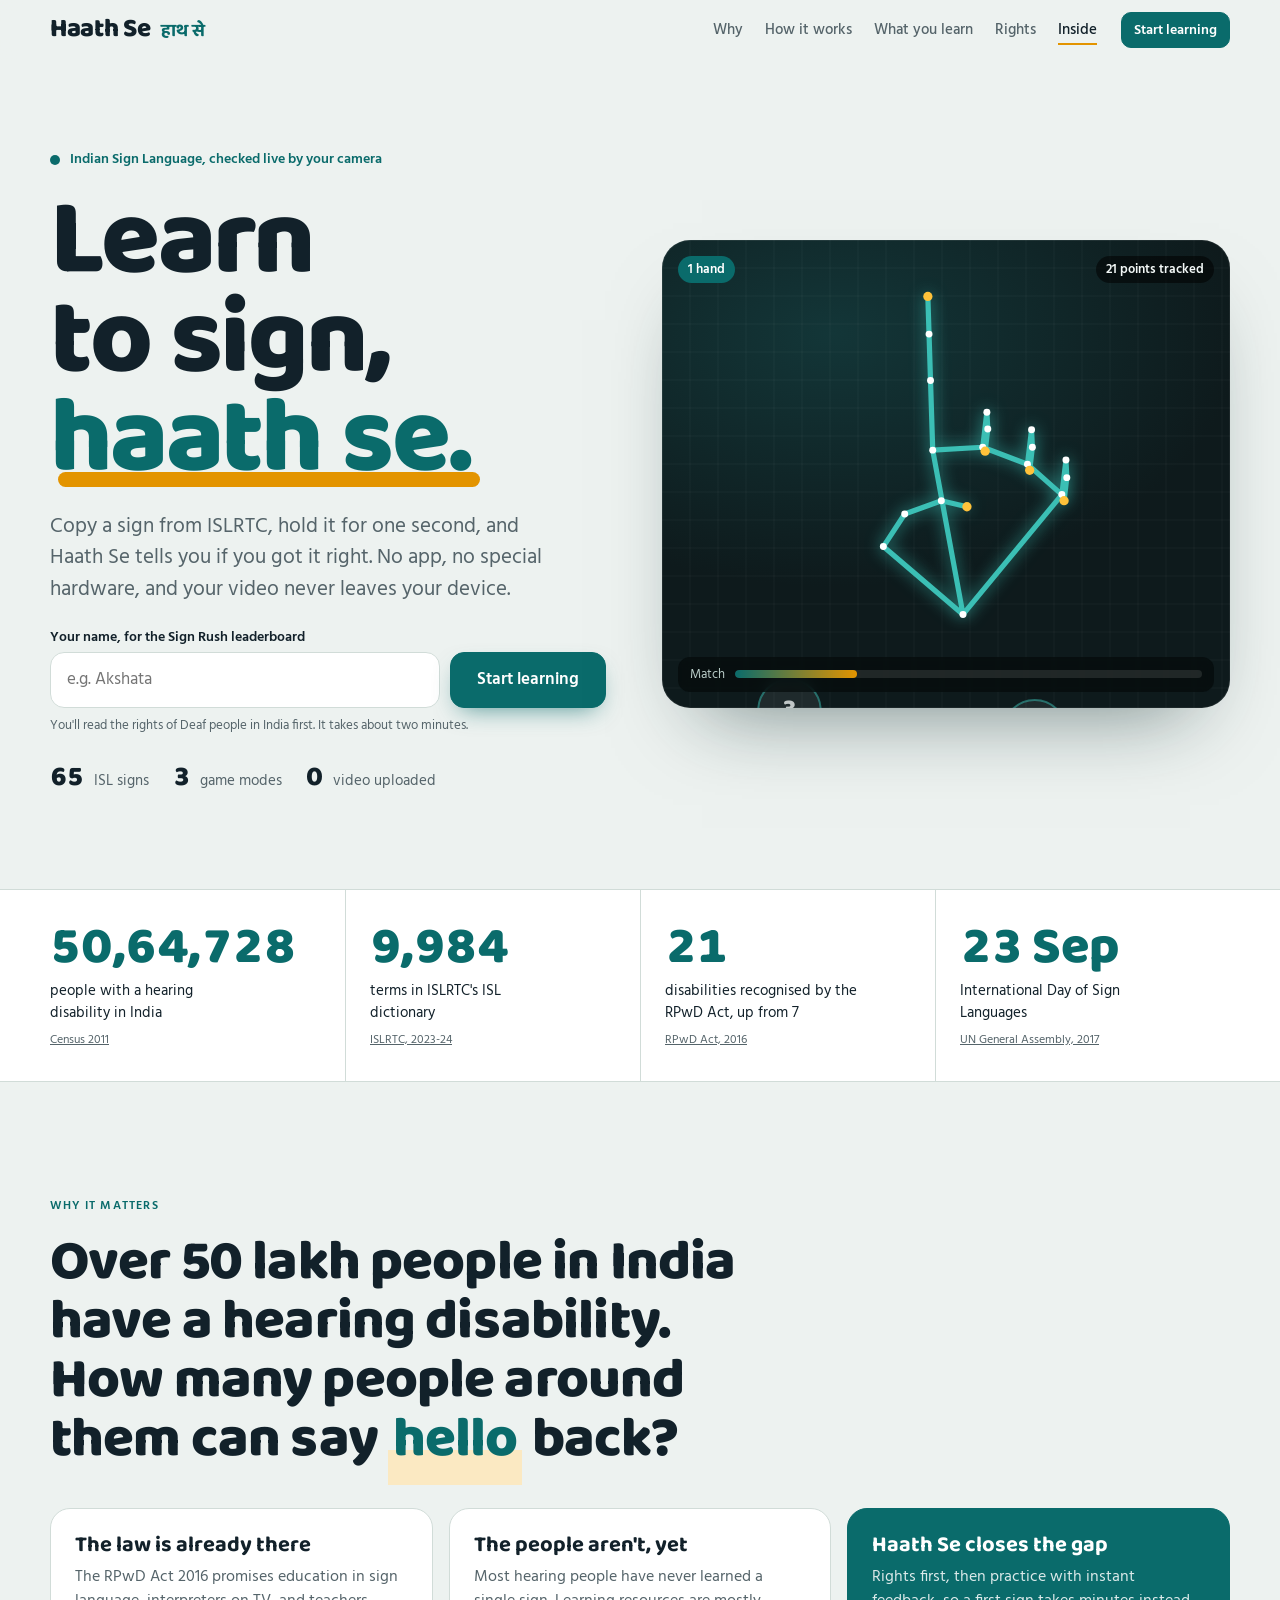
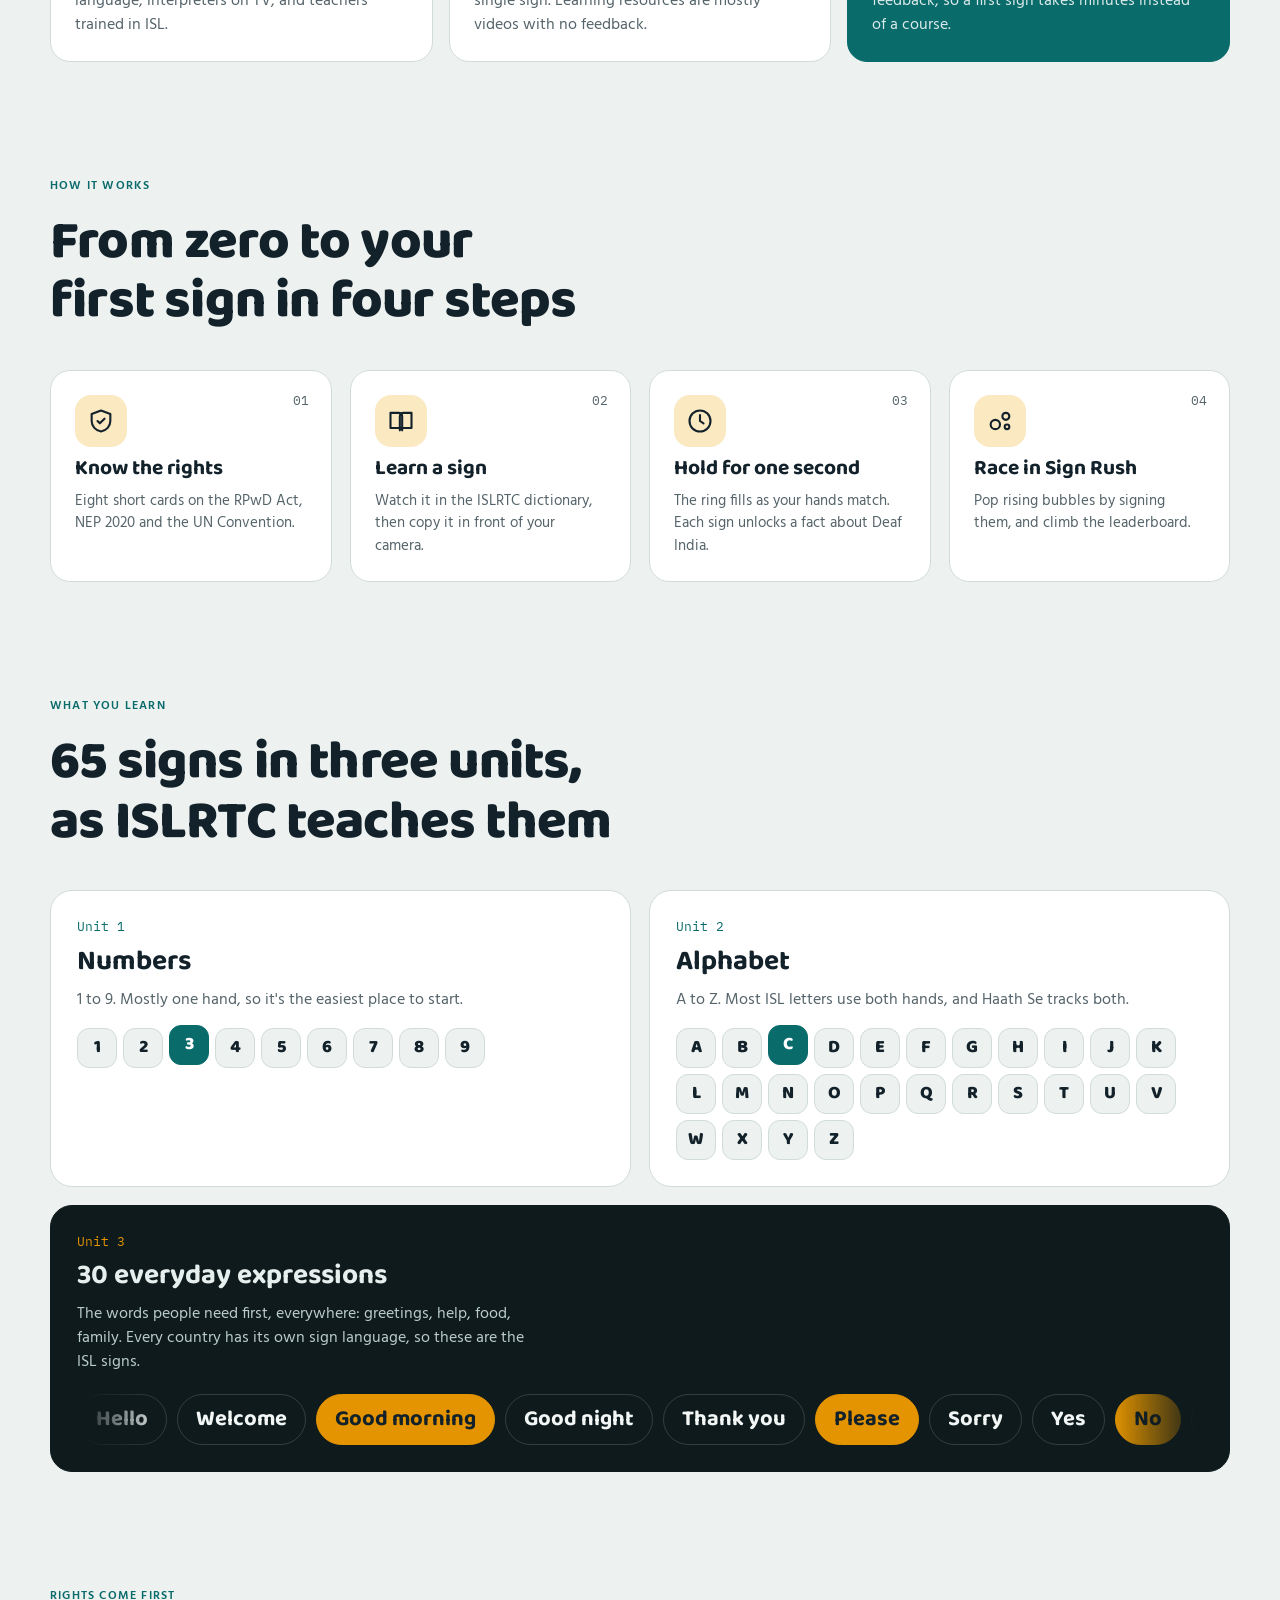
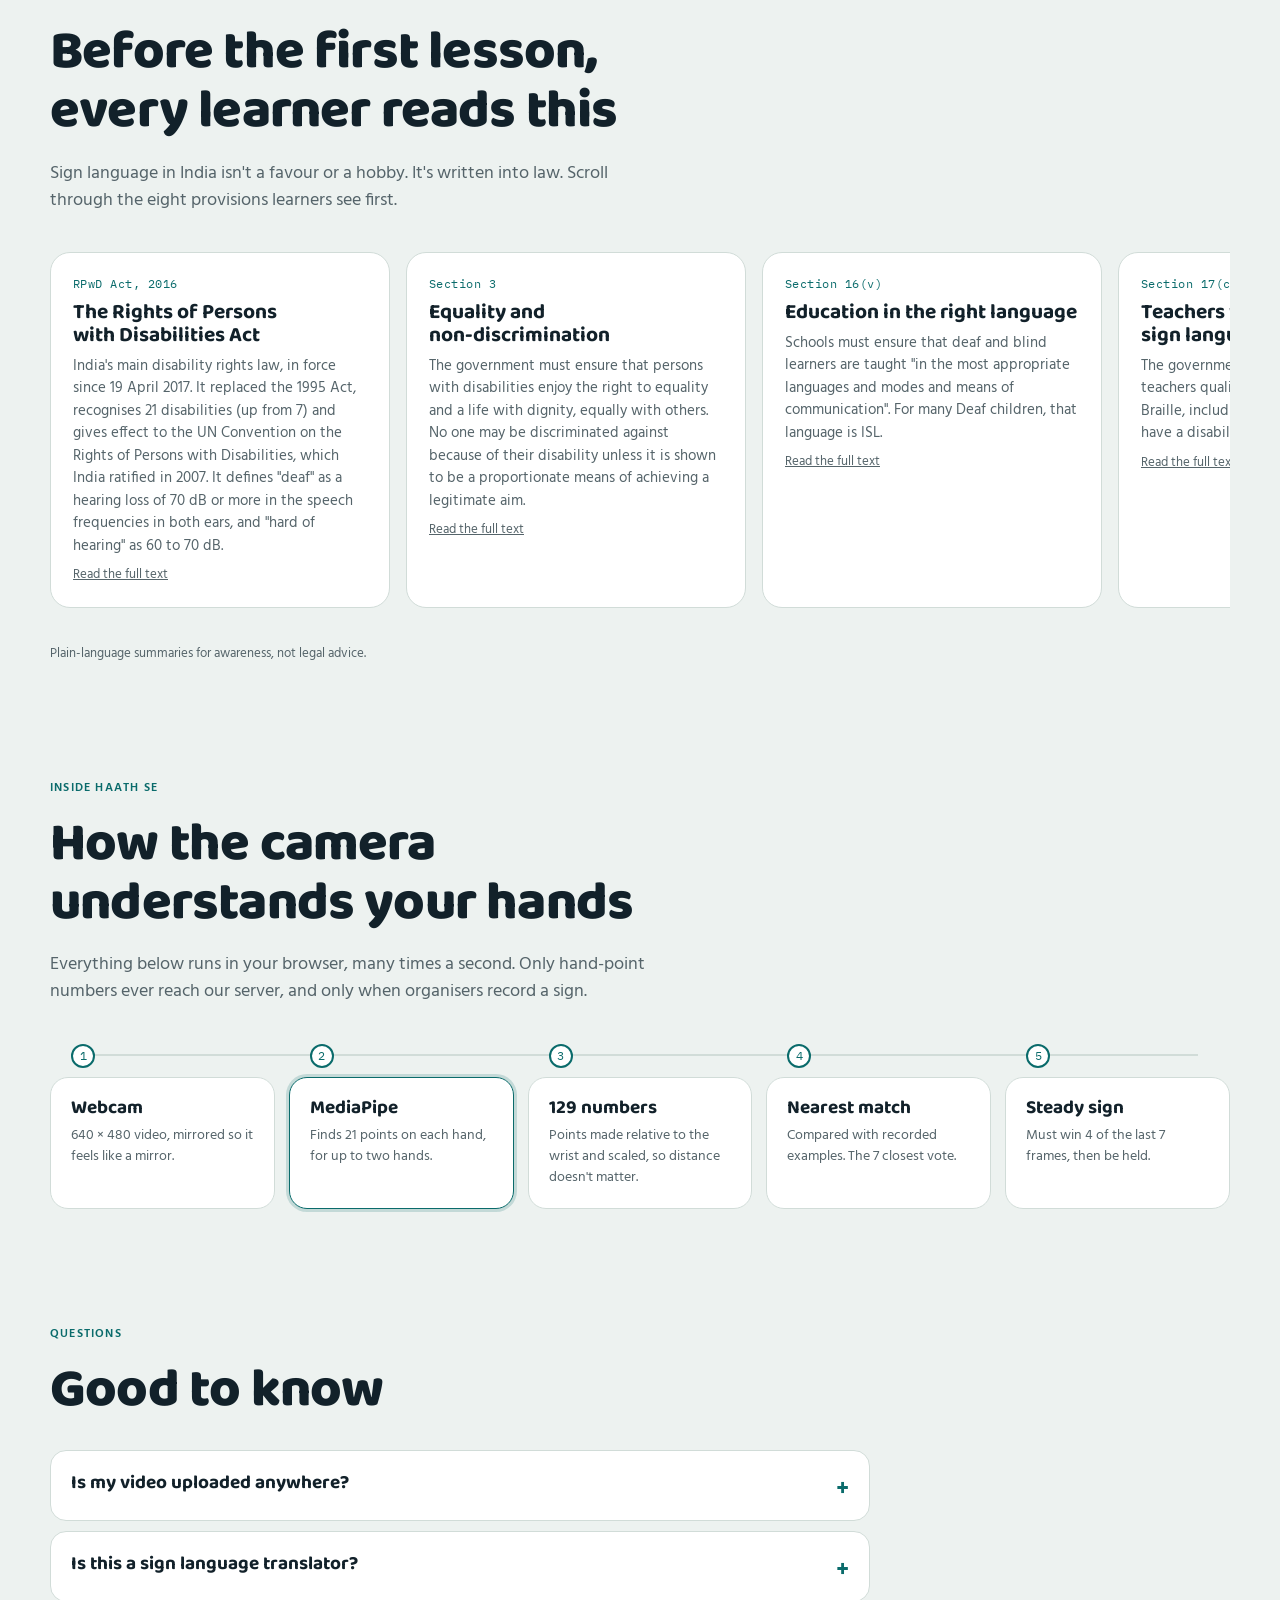
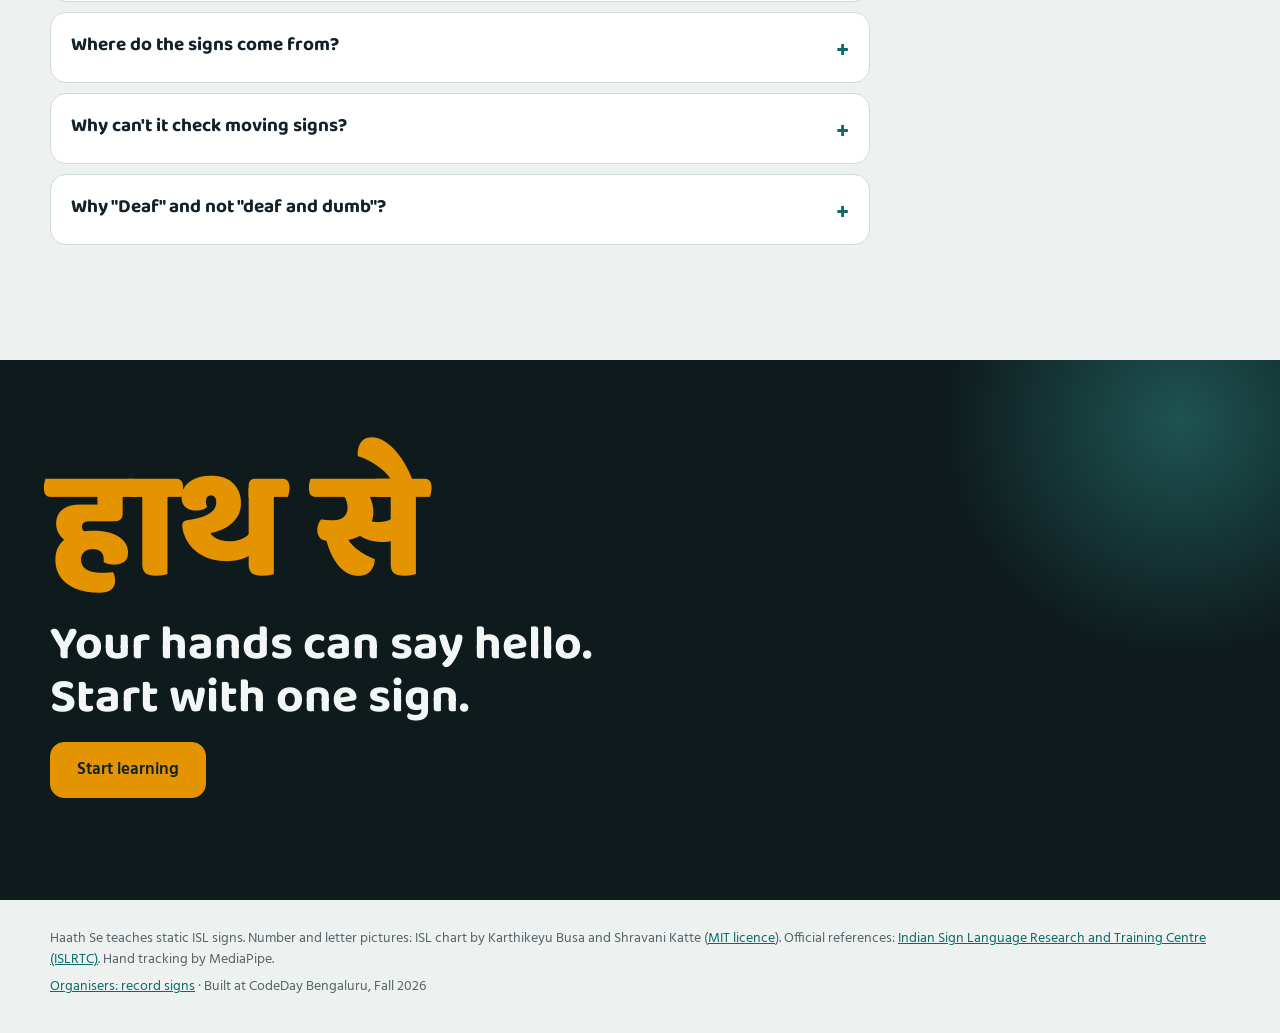
<file: docs/index.html>
<!doctype html>
<html lang="en">
<head>
<meta charset="utf-8">
<meta name="viewport" content="width=device-width, initial-scale=1, viewport-fit=cover">
<title>Haath Se</title>
<meta name="description" content="Learn Indian Sign Language with just your webcam. Rights first, then 65 ISL signs checked live by your camera.">
<link rel="preconnect" href="https://fonts.googleapis.com">
<link rel="preconnect" href="https://fonts.gstatic.com" crossorigin>
<link rel="stylesheet" href="https://fonts.googleapis.com/css2?family=Baloo+2:wght@600;700;800&family=Hind:wght@400;500;600&family=IBM+Plex+Mono:wght@500&display=swap">
<link rel="stylesheet" href="css/style.css">
<link rel="stylesheet" href="css/landing.css">
</head>
<body class="landing">

<nav class="nav" aria-label="Main">
  <div class="nav-inner">
    <a class="brand" href="#top"><span class="name">Haath Se</span><span class="deva" lang="hi">हाथ से</span></a>
    <div class="nav-links">
      <a href="#why">Why</a>
      <a href="#how">How it works</a>
      <a href="#learn">What you learn</a>
      <a href="#rights">Rights</a>
      <a href="#inside">Inside</a>
    </div>
    <a class="btn primary small nav-cta" href="#start">Start learning</a>
  </div>
</nav>

<main id="top">
  <!-- HERO -->
  <section class="hero2">
    <div class="hero2-copy">
      <p class="kicker"><span class="dot"></span> Indian Sign Language, checked live by your camera</p>
      <h1 class="hero2-title">
        <span class="line">Learn to sign,</span>
        <span class="line accent-line">haath se.</span>
      </h1>
      <p class="hero2-lede">Copy a sign from ISLRTC, hold it for one second, and Haath Se tells you if you got it right. No app, no special hardware, and your video never leaves your device.</p>
      <form class="hero-form" id="start">
        <div class="field">
          <label for="nick">Your name, for the Sign Rush leaderboard</label>
          <div class="hero-input-row">
            <input id="nick" maxlength="20" autocomplete="nickname" placeholder="e.g. Akshata">
            <button class="btn primary big" type="submit">Start learning</button>
          </div>
        </div>
        <p class="note" id="continueText">You'll read the rights of Deaf people in India first. It takes about two minutes.</p>
      </form>
      <ul class="proof">
        <li><strong>65</strong> ISL signs</li>
        <li><strong>3</strong> game modes</li>
        <li><strong>0</strong> video uploaded</li>
      </ul>
    </div>

    <div class="hero2-stage" id="heroStage" aria-label="Animated preview of hand tracking and Sign Rush" role="img">
      <canvas id="heroCanvas"></canvas>
      <div class="hero-hud">
        <span class="chip on">1 hand</span>
        <span class="chip">21 points tracked</span>
      </div>
      <div class="hero-meter"><span>Match</span><div class="bar"><div class="fill" id="heroFill"></div></div></div>
      <div class="scan" aria-hidden="true"></div>
    </div>
  </section>

  <!-- STATS -->
  <section class="stats-band" aria-label="Key numbers">
    <div class="stat-big reveal">
      <span class="num" data-count="5072914" data-format="in">50,72,914</span>
      <span class="lbl">people with a hearing disability in India</span>
      <a class="src" href="https://cbhidghs.mohfw.gov.in/Ebook/National%20Health%20Profile-2018%20(e-Book)/files/assets/basic-html/page-181.html" target="_blank" rel="noopener">Census 2011</a>
    </div>
    <div class="stat-big reveal">
      <span class="num" data-count="10000" data-format="in">10,000</span>
      <span class="lbl">terms in ISLRTC's ISL dictionary</span>
      <a class="src" href="https://divyangjan.depwd.gov.in/upload/s3wassupload/ISLRTC_New_Delhi_Annual_Report_2023_24.pdf" target="_blank" rel="noopener">ISLRTC, 2023-24</a>
    </div>
    <div class="stat-big reveal">
      <span class="num" data-count="21">21</span>
      <span class="lbl">disabilities recognised by the RPwD Act, up from 7</span>
      <a class="src" href="https://pmc.ncbi.nlm.nih.gov/articles/PMC6436405/" target="_blank" rel="noopener">RPwD Act, 2016</a>
    </div>
    <div class="stat-big reveal">
      <span class="num" data-count="23" data-suffix=" Sep">23 Sep</span>
      <span class="lbl">International Day of Sign Languages</span>
      <a class="src" href="https://divyangjan.depwd.gov.in/upload/s3wassupload/ISLRTC_New_Delhi_Annual_Report_2023_24.pdf" target="_blank" rel="noopener">UN General Assembly, 2017</a>
    </div>
  </section>

  <!-- WHY -->
  <section class="block why2" id="why">
    <p class="eyebrow reveal">Why it matters</p>
    <h2 class="statement reveal">Over 50 lakh people in India have a hearing disability. How many people around them can say <em>hello</em> back?</h2>
    <div class="why-grid">
      <div class="why-card reveal">
        <h3>The law is already there</h3>
        <p>The RPwD Act 2016 promises education in sign language, interpreters on TV, and teachers trained in ISL.</p>
      </div>
      <div class="why-card reveal">
        <h3>The people aren't, yet</h3>
        <p>Most hearing people have never learned a single sign. Learning resources are mostly videos with no feedback.</p>
      </div>
      <div class="why-card reveal">
        <h3>Haath Se closes the gap</h3>
        <p>Rights first, then practice with instant feedback, so a first sign takes minutes instead of a course.</p>
      </div>
    </div>
  </section>

  <!-- HOW -->
  <section class="block" id="how">
    <p class="eyebrow reveal">How it works</p>
    <h2 class="section-h reveal">From zero to your first sign in four steps</h2>
    <ol class="flow">
      <li class="flow-step reveal">
        <div class="flow-icon"><svg viewBox="0 0 24 24" aria-hidden="true"><path d="M12 3 4 6v6c0 4.5 3.4 8.3 8 9 4.6-.7 8-4.5 8-9V6l-8-3Z"/><path d="m9 12 2 2 4-4"/></svg></div>
        <h3>Know the rights</h3>
        <p>Eight short cards on the RPwD Act, NEP 2020 and the UN Convention.</p>
      </li>
      <li class="flow-step reveal">
        <div class="flow-icon"><svg viewBox="0 0 24 24" aria-hidden="true"><path d="M3 5h7a3 3 0 0 1 3 3v12a2 2 0 0 0-2-2H3Z"/><path d="M21 5h-7a3 3 0 0 0-3 3v12a2 2 0 0 1 2-2h8Z"/></svg></div>
        <h3>Learn a sign</h3>
        <p>Watch it in the ISLRTC dictionary, then copy it in front of your camera.</p>
      </li>
      <li class="flow-step reveal">
        <div class="flow-icon"><svg viewBox="0 0 24 24" aria-hidden="true"><circle cx="12" cy="12" r="9"/><path d="M12 7v5l3 2"/></svg></div>
        <h3>Hold for one second</h3>
        <p>The ring fills as your hands match. Each sign unlocks a fact about Deaf India.</p>
      </li>
      <li class="flow-step reveal">
        <div class="flow-icon"><svg viewBox="0 0 24 24" aria-hidden="true"><circle cx="8" cy="15" r="4"/><circle cx="17" cy="8" r="3"/><circle cx="18" cy="17" r="2"/></svg></div>
        <h3>Race in Sign Rush</h3>
        <p>Pop rising bubbles by signing them, and climb the leaderboard.</p>
      </li>
    </ol>
  </section>

  <!-- WHAT YOU LEARN -->
  <section class="block" id="learn">
    <p class="eyebrow reveal">What you learn</p>
    <h2 class="section-h reveal">65 signs in three units, as ISLRTC teaches them</h2>
    <div class="units2">
      <article class="unit-card reveal">
        <p class="unit-num">Unit 1</p>
        <h3>Numbers</h3>
        <p>1 to 9. Mostly one hand, so it's the easiest place to start.</p>
        <div class="chips" id="chipsNumbers"></div>
      </article>
      <article class="unit-card reveal">
        <p class="unit-num">Unit 2</p>
        <h3>Alphabet</h3>
        <p>A to Z. Most ISL letters use both hands, and Haath Se tracks both.</p>
        <div class="chips" id="chipsLetters"></div>
      </article>
      <article class="unit-card wide reveal">
        <p class="unit-num">Unit 3</p>
        <h3>30 everyday expressions</h3>
        <p>The words people need first, everywhere: greetings, help, food, family. Every country has its own sign language, so these are the ISL signs.</p>
        <div class="marquee" aria-hidden="true"><div class="marquee-track" id="marquee"></div></div>
        <p class="sr-only" id="exprList"></p>
      </article>
    </div>
  </section>

  <!-- RIGHTS -->
  <section class="block" id="rights">
    <p class="eyebrow reveal">Rights come first</p>
    <h2 class="section-h reveal">Before the first lesson, every learner reads this</h2>
    <p class="section-lede reveal">Sign language in India isn't a favour or a hobby. It's written into law. Scroll through the eight provisions learners see first.</p>
    <div class="rights-rail" id="rightsRail" tabindex="0" aria-label="Legal provisions"></div>
    <p class="note">Plain-language summaries for awareness, not legal advice.</p>
  </section>

  <!-- INSIDE -->
  <section class="block" id="inside">
    <p class="eyebrow reveal">Inside Haath Se</p>
    <h2 class="section-h reveal">How the camera understands your hands</h2>
    <p class="section-lede reveal">Everything below runs in your browser, many times a second. Only hand-point numbers ever reach our server, and only when organisers record a sign.</p>
    <div class="pipeline reveal" id="pipeline">
      <div class="pipe-step"><span class="pipe-k">1</span><h3>Webcam</h3><p>640 × 480 video, mirrored so it feels like a mirror.</p></div>
      <div class="pipe-step"><span class="pipe-k">2</span><h3>MediaPipe</h3><p>Finds 21 points on each hand, for up to two hands.</p></div>
      <div class="pipe-step"><span class="pipe-k">3</span><h3>129 numbers</h3><p>Points made relative to the wrist and scaled, so distance doesn't matter.</p></div>
      <div class="pipe-step"><span class="pipe-k">4</span><h3>Nearest match</h3><p>Compared with recorded examples. The 7 closest vote.</p></div>
      <div class="pipe-step"><span class="pipe-k">5</span><h3>Steady sign</h3><p>Must win 4 of the last 7 frames, then be held.</p></div>
      <div class="pipe-track" aria-hidden="true"><span></span><span></span><span></span></div>
    </div>
  </section>

  <!-- FAQ -->
  <section class="block faq" id="faq">
    <p class="eyebrow reveal">Questions</p>
    <h2 class="section-h reveal">Good to know</h2>
    <div class="faq-list">
      <details class="reveal"><summary>Is my video uploaded anywhere?</summary><p>No. Hand tracking and recognition run in your browser. The server only stores hand-point numbers recorded by organisers, small reference photos, and Sign Rush scores.</p></details>
      <details class="reveal"><summary>Is this a sign language translator?</summary><p>No. Haath Se is a practice tool for hearing people learning their first ISL signs. Real conversations need fluent signers and qualified interpreters.</p></details>
      <details class="reveal"><summary>Where do the signs come from?</summary><p>Numbers 1 to 9 and letters A to Z are built in, from an open ISL gesture chart (MIT licence) that we turned into hand-tracking data, so the camera can check them with no setup. The 30 expressions are built in too: we measured the hand movement from community ISL avatar clips and play it back as an animated figure, with no video copied. Every sign links to ISLRTC so you can check the official form.</p></details>
      <details class="reveal"><summary>Why can't it check moving signs?</summary><p>Haath Se compares hand shapes, not motion. For signs that move, the camera checks the main hand shape, and ISLRTC shows you the movement.</p></details>
      <details class="reveal"><summary>Why "Deaf" and not "deaf and dumb"?</summary><p>Many Deaf people use their voice, and "dumb" and "mute" are hurtful and inaccurate. The RPwD Act itself uses "deaf" and "hard of hearing".</p></details>
    </div>
  </section>

  <!-- FINAL CTA -->
  <section class="cta-band">
    <div class="cta-inner reveal">
      <p class="deva-big" lang="hi">हाथ से</p>
      <h2>Your hands can say hello. Start with one sign.</h2>
      <a class="btn big cta-btn" href="#start">Start learning</a>
    </div>
  </section>
</main>

<footer class="site-foot">
  <div class="foot-inner">
    <p>Haath Se teaches static ISL signs. Number and letter pictures: ISL chart by Karthikeyu Busa and Shravani Katte (<a href="https://github.com/Karthikeyu/Indian-sign-language-recognition" target="_blank" rel="noopener">MIT licence</a>). Official references: <a href="https://islrtc.nic.in/" target="_blank" rel="noopener">Indian Sign Language Research and Training Centre (ISLRTC)</a>. Hand tracking by MediaPipe.</p>
    <p><a href="setup.html">Organisers: record signs</a> · Built at CodeDay Bengaluru, Fall 2026</p>
  </div>
</footer>

<script type="module" src="js/landing.js"></script>
</body>
</html>
</file>
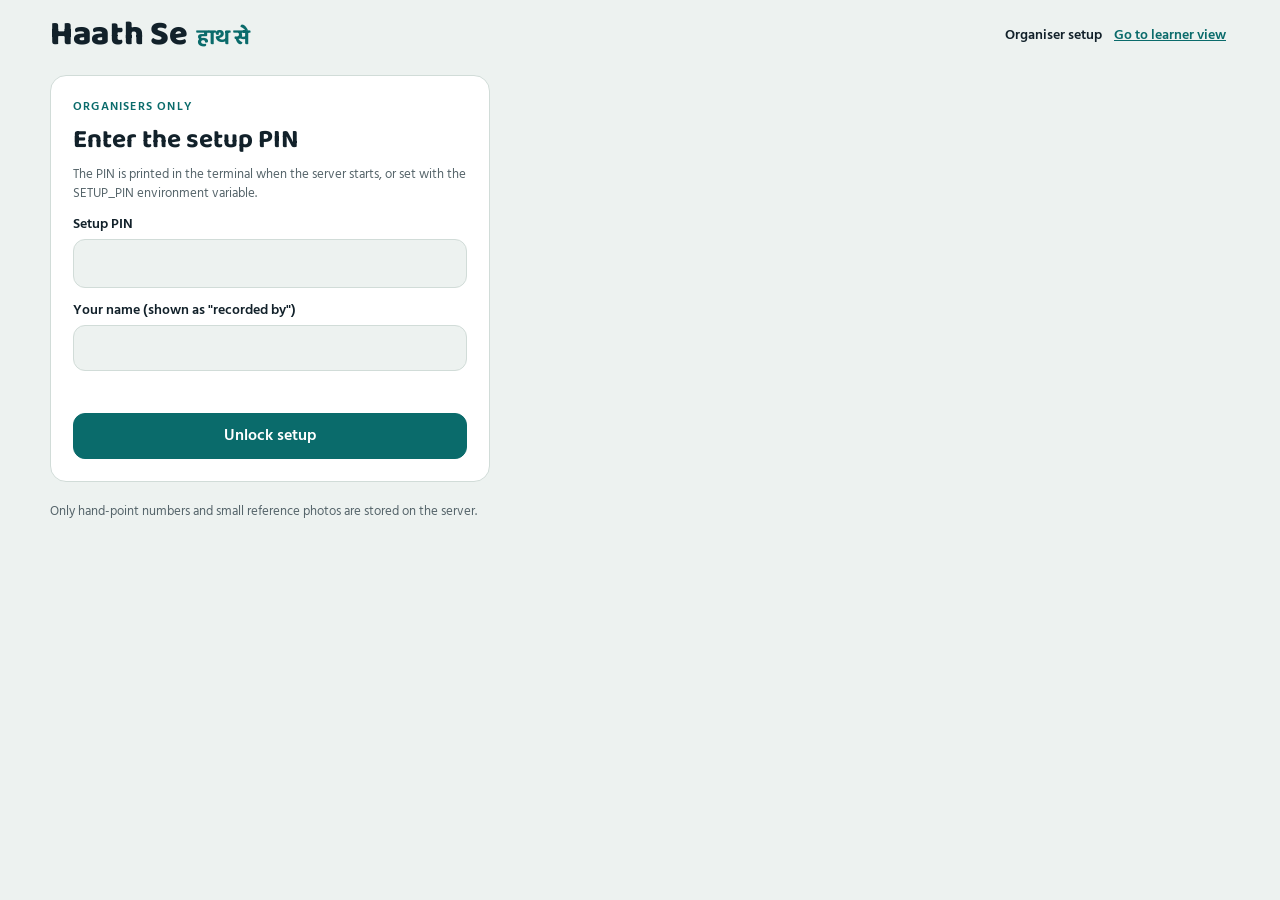
<file: docs/setup.html>
<!doctype html>
<html lang="en">
<head>
<meta charset="utf-8">
<meta name="viewport" content="width=device-width, initial-scale=1, viewport-fit=cover">
<title>Haath Se Setup</title>
<meta name="description" content="Organiser page for recording the ISL signs the camera checks.">
<link rel="preconnect" href="https://fonts.googleapis.com">
<link rel="preconnect" href="https://fonts.gstatic.com" crossorigin>
<link rel="stylesheet" href="https://fonts.googleapis.com/css2?family=Baloo+2:wght@600;700;800&family=Hind:wght@400;500;600&family=IBM+Plex+Mono:wght@500&display=swap">
<link rel="stylesheet" href="css/style.css">
</head>
<body>
<div class="wrap">
  <header class="top">
    <a class="brand" href="index.html"><span class="name">Haath Se</span><span class="deva" lang="hi">हाथ से</span></a>
    <span class="team-bar"><span class="team-name">Organiser setup</span><a class="link-btn" href="learn.html">Go to learner view</a></span>
  </header>

  <section class="pin-card" id="pinCard">
    <p class="eyebrow">Organisers only</p>
    <h2>Enter the setup PIN</h2>
    <p class="note">The PIN is printed in the terminal when the server starts, or set with the SETUP_PIN environment variable.</p>
    <form id="pinForm" class="start-form">
      <div class="field"><label for="pin">Setup PIN</label><input id="pin" class="code" inputmode="numeric" autocomplete="off" maxlength="12" required></div>
      <div class="field"><label for="byName">Your name (shown as "recorded by")</label><input id="byName" maxlength="20" autocomplete="nickname"></div>
      <p class="error" id="pinError" role="alert"></p>
      <button class="btn primary" type="submit">Unlock setup</button>
    </form>
  </section>

  <main class="layout" id="app" hidden>
    <section class="stage-col" aria-label="Camera">
      <div class="stage" id="stage">
        <video id="video" playsinline muted></video>
        <canvas id="overlay"></canvas>
        <div class="hud">
          <span class="chip" id="handsChip">No hands</span>
          <span class="chip seen" id="seen" aria-live="polite">–</span>
        </div>
        <div class="countdown" id="countdown" hidden><span class="n" id="cdNum">3</span><span class="msg" id="cdMsg">Get ready</span></div>
        <div class="cam-gate" id="camGate">
          <h2>Turn on your camera</h2>
          <p>Record each sign by copying it from the ISLRTC dictionary. Video stays on this device; only hand-point numbers and one small photo are saved.</p>
          <button class="btn primary" id="startCam">Start camera</button>
          <p class="status" id="camStatus" role="status"></p>
        </div>
      </div>
      <div class="meter"><span>Match</span><div class="bar"><div class="fill" id="confFill"></div></div><span class="val" id="confVal">0%</span></div>
    </section>

    <aside class="panel">
      <section class="panel-section">
        <div class="panel-head">
          <p class="eyebrow">Record signs</p>
          <h2>Teach the camera each ISL sign</h2>
          <p>Look the sign up in ISLRTC's <strong>Sign Learn</strong> app or the <a href="https://islrtc.nic.in/" target="_blank" rel="noopener">ISLRTC dictionary</a>. Then, for each sign:</p>
          <ol class="setup-steps">
            <li><strong>Demo clip.</strong> A 3-second video learners will copy. Do the full sign, including any movement.</li>
            <li><strong>Hand shape.</strong> Hold the main shape still for 3 seconds. The camera uses this to check learners. Record it 2 or 3 times, ideally with different people's hands.</li>
          </ol>
        </div>
        <label class="check"><input type="checkbox" id="replacePhoto"> Replace the reference photo on the next recording</label>
        <div class="units" id="setupUnits" role="group" aria-label="Units"></div>
        <div id="signGroups" class="panel-section"></div>
        <div class="settings">
          <p class="subhead">Recognition</p>
          <label class="range" for="tol"><span>Match tolerance (this device)</span><span class="mono" id="tolVal">2.0</span></label>
          <input type="range" id="tol" min="0.8" max="4" step="0.1" value="2">
          <p class="note">Closest match right now: <span class="mono" id="nearVal">–</span>. Lower is stricter.</p>
        </div>
        <div class="settings">
          <p class="subhead">Sign pack</p>
          <p class="note">Export a backup of every recording, or import one (including exports from the single-file Haath Se). Imported signs are matched by their label, such as "3" or "A".</p>
          <div class="row">
            <button class="btn small" id="exportBtn">Export sign pack</button>
            <label class="btn small" for="importFile">Import sign pack</label>
            <input type="file" id="importFile" accept="application/json,.json" hidden>
          </div>
        </div>
      </section>
    </aside>
  </main>
  <footer>Only hand-point numbers and small reference photos are stored on the server.</footer>
</div>
<div class="toast" id="toast" role="status" hidden></div>
<script type="module" src="js/setup.js"></script>
</body>
</html>
</file>
<file: docs/css/style.css>
/* Haath Se design tokens.
   Layout: camera stage on the left (the "mirror"), mode panel on the right; stacks on phones. */
:root {
  --bg: #EDF2F0;
  --surface: #FFFFFF;
  --surface-2: #E2EAE7;
  --ink: #12212A;
  --muted: #55646A;
  --line: #D1DCD8;
  --primary: #0A6B6B;      /* peacock teal */
  --primary-ink: #FFFFFF;
  --accent: #E39400;       /* marigold */
  --accent-soft: #FBE9C2;
  --danger: #C23A53;
  --ok: #1D8452;
  --stage: #0E1A1C;
  --display: "Baloo 2", "Trebuchet MS", system-ui, sans-serif;
  --body: "Hind", system-ui, -apple-system, "Segoe UI", sans-serif;
  --mono: "IBM Plex Mono", ui-monospace, Menlo, monospace;
  --radius: 16px;
  color-scheme: light;
}
@media (prefers-color-scheme: dark) {
  :root:not([data-theme="light"]) {
    --bg: #0D1515; --surface: #152120; --surface-2: #1C2B2A; --ink: #E6EFED; --muted: #98ADA9;
    --line: #253634; --primary: #3BBFB5; --primary-ink: #062221; --accent: #FFC23A; --accent-soft: #3A2E10;
    --danger: #FF6A80; --ok: #4CD08D; --stage: #050B0B; color-scheme: dark;
  }
}
:root[data-theme="dark"] {
  --bg: #0D1515; --surface: #152120; --surface-2: #1C2B2A; --ink: #E6EFED; --muted: #98ADA9;
  --line: #253634; --primary: #3BBFB5; --primary-ink: #062221; --accent: #FFC23A; --accent-soft: #3A2E10;
  --danger: #FF6A80; --ok: #4CD08D; --stage: #050B0B; color-scheme: dark;
}

* { box-sizing: border-box; }
[hidden] { display: none !important; }
html, body { margin: 0; }
body {
  background: var(--bg); color: var(--ink);
  font: 16px/1.5 var(--body);
  padding-left: max(16px, env(safe-area-inset-left, 0px));
  padding-right: max(16px, env(safe-area-inset-right, 0px));
  padding-block: 16px 32px;
}
h1, h2, h3 { font-family: var(--display); line-height: 1.1; margin: 0; text-wrap: balance; }
p { margin: 0; }
button, input { font: inherit; color: inherit; }
a { color: var(--primary); }
:focus-visible { outline: 3px solid var(--accent); outline-offset: 2px; }
.wrap { max-width: 1180px; margin: 0 auto; display: flex; flex-direction: column; gap: 20px; }

/* ---------- Shared bits ---------- */
.brand { display: flex; align-items: baseline; gap: 10px; flex-wrap: wrap; text-decoration: none; color: inherit; }
.brand .name { font-family: var(--display); font-size: 34px; font-weight: 800; letter-spacing: -0.01em; line-height: 1.1; }
.brand .deva { font-family: var(--display); font-weight: 700; font-size: 22px; color: var(--primary); }
.eyebrow { font-size: 12px; font-weight: 600; letter-spacing: .1em; text-transform: uppercase; color: var(--primary); }
.btn {
  border: 1px solid var(--line); background: var(--surface); padding: 10px 18px; border-radius: 12px;
  font-weight: 600; cursor: pointer; text-decoration: none; display: inline-flex; align-items: center; justify-content: center; gap: 6px;
  min-height: 44px;
}
.btn:hover { background: var(--surface-2); }
.btn.primary { background: var(--primary); border-color: var(--primary); color: var(--primary-ink); }
.btn.primary:hover { filter: brightness(1.08); }
.btn.small { padding: 6px 12px; font-size: 14px; border-radius: 10px; min-height: 36px; }
.btn.danger { color: var(--danger); }
.btn.armed { background: var(--danger); border-color: var(--danger); color: #fff; }
.btn:disabled { opacity: .5; cursor: not-allowed; }
.row { display: flex; flex-wrap: wrap; gap: 10px; align-items: center; }
.note { font-size: 13px; color: var(--muted); }
.mono { font-family: var(--mono); font-size: 13px; font-variant-numeric: tabular-nums; }
.field { display: flex; flex-direction: column; gap: 4px; }
.field label { font-size: 14px; font-weight: 600; }
.field input {
  padding: 10px 12px; border-radius: 12px; border: 1px solid var(--line); background: var(--bg); min-height: 44px; width: 100%;
}
.field input.code { font-family: var(--mono); letter-spacing: .2em; text-transform: uppercase; font-size: 18px; }
.error { color: var(--danger); font-size: 14px; min-height: 1.3em; }
.toast {
  position: fixed; left: 50%; bottom: calc(20px + env(safe-area-inset-bottom, 0px)); transform: translateX(-50%);
  background: var(--ink); color: var(--bg); padding: 10px 18px; border-radius: 12px; font-weight: 500; font-size: 15px;
  max-width: calc(100% - 32px); box-shadow: 0 6px 24px rgb(0 0 0 / .25); z-index: 20;
}
.pop { animation: pop .45s ease; }
@keyframes pop { 0% { transform: scale(1); } 40% { transform: scale(1.08); } 100% { transform: scale(1); } }
@media (prefers-reduced-motion: reduce) {
  .pop { animation: none; }
  .meter .fill, .ring-fill { transition: none !important; }
}
footer { font-size: 13px; color: var(--muted); }

/* ---------- Landing ---------- */
.landing-top { display: flex; justify-content: space-between; align-items: center; gap: 12px; flex-wrap: wrap; }
.hero { display: grid; grid-template-columns: 1fr; gap: 28px; align-items: center; padding-block: 12px 8px; }
@media (min-width: 900px) { .hero { grid-template-columns: minmax(0, 1.05fr) minmax(0, 1fr); gap: 48px; } }
.hero-copy { display: flex; flex-direction: column; gap: 18px; min-width: 0; }
.hero-title { display: flex; flex-direction: column; gap: 0; }
.hero-title .big { font-family: var(--display); font-weight: 800; font-size: clamp(56px, 10vw, 104px); line-height: .95; letter-spacing: -0.02em; }
.hero-title .deva { font-family: var(--display); font-weight: 700; font-size: clamp(30px, 5vw, 48px); color: var(--primary); line-height: 1.1; }
.pitch { font-size: clamp(19px, 2.4vw, 24px); max-width: 30ch; font-weight: 500; }
.benefits { list-style: none; padding: 0; margin: 0; display: flex; flex-direction: column; gap: 8px; }
.benefits li { display: flex; gap: 10px; align-items: baseline; }
.benefits li::before { content: ""; width: 10px; height: 10px; border-radius: 50%; background: var(--accent); flex: none; transform: translateY(-1px); }
.start-card { background: var(--surface); border: 1px solid var(--line); border-radius: var(--radius); padding: 18px; display: flex; flex-direction: column; gap: 14px; }
.choices { display: grid; grid-template-columns: repeat(3, minmax(0, 1fr)); gap: 8px; }
@media (max-width: 520px) { .choices { grid-template-columns: 1fr; } }
.choice {
  border: 1px solid var(--line); background: var(--bg); border-radius: 12px; padding: 12px; cursor: pointer; text-align: left;
  display: flex; flex-direction: column; gap: 2px; min-height: 44px;
}
.choice strong { font-family: var(--display); font-size: 18px; font-weight: 700; }
.choice span { font-size: 13px; color: var(--muted); }
.choice[aria-pressed="true"] { border-color: var(--primary); box-shadow: inset 0 0 0 1px var(--primary); background: var(--surface); }
.start-form { display: flex; flex-direction: column; gap: 12px; }
.continue { display: flex; justify-content: space-between; align-items: center; gap: 10px; flex-wrap: wrap; background: var(--accent-soft); border-radius: 12px; padding: 12px 14px; }
.demo-stage { position: relative; aspect-ratio: 4 / 3; max-width: 100%; border-radius: 22px; background: var(--stage); overflow: hidden; }
.demo-stage svg { position: absolute; inset: 0; width: 100%; height: 100%; }
.demo-stage .chip { position: absolute; }
.demo-stage .chip.left { left: 14px; top: 14px; }
.demo-stage .chip.right { right: 14px; top: 14px; }
.demo-caption { position: absolute; left: 14px; right: 14px; bottom: 14px; color: #B9CCC8; font-size: 13px; }
.steps { display: grid; grid-template-columns: repeat(3, minmax(0, 1fr)); gap: 12px; list-style: none; padding: 0; margin: 0; counter-reset: step; }
@media (max-width: 720px) { .steps { grid-template-columns: 1fr; } }
.steps li { background: var(--surface); border: 1px solid var(--line); border-radius: var(--radius); padding: 16px; display: flex; gap: 12px; align-items: flex-start; counter-increment: step; }
.steps li::before {
  content: counter(step); font-family: var(--display); font-weight: 800; font-size: 22px; color: var(--primary-ink); background: var(--primary);
  width: 36px; height: 36px; border-radius: 50%; display: flex; align-items: center; justify-content: center; flex: none;
}
.steps h3 { font-size: 19px; }
.steps p { font-size: 14px; color: var(--muted); }
.section-title { font-family: var(--display); font-size: 24px; font-weight: 700; }

/* ---------- Play: header ---------- */
.top { display: flex; flex-wrap: wrap; align-items: center; justify-content: space-between; gap: 12px 20px; }
.team-bar { display: flex; align-items: center; gap: 8px; flex-wrap: wrap; font-size: 14px; color: var(--muted); }
.team-bar .team-name { font-weight: 600; color: var(--ink); }
.team-bar .code { font-family: var(--mono); letter-spacing: .15em; background: var(--surface-2); padding: 2px 8px; border-radius: 8px; color: var(--ink); }
.link-btn { background: none; border: 0; padding: 4px; color: var(--primary); font-weight: 600; cursor: pointer; font-size: 14px; text-decoration: underline; }
.tabs { display: flex; gap: 4px; padding: 4px; background: var(--surface-2); border-radius: 999px; flex-wrap: nowrap; overflow-x: auto; max-width: 100%; min-width: 0; flex: 0 1 auto; scrollbar-width: none; }
.top > .row { min-width: 0; max-width: 100%; }
.tab { white-space: nowrap; flex: none; border: 0; background: transparent; padding: 8px 16px; border-radius: 999px; cursor: pointer; font-weight: 600; color: var(--muted); min-height: 40px; }
.tab[aria-selected="true"] { background: var(--surface); color: var(--ink); box-shadow: 0 1px 2px rgb(0 0 0 / .12); }
.icon-btn { border: 1px solid var(--line); background: var(--surface); border-radius: 999px; padding: 6px 12px; cursor: pointer; font-size: 14px; color: var(--muted); min-height: 40px; }

/* ---------- Play: layout + stage ---------- */
.layout { display: grid; grid-template-columns: 1fr; gap: 20px; align-items: start; }
@media (min-width: 900px) {
  .layout { grid-template-columns: minmax(0, 1.35fr) minmax(0, 1fr); }
  .stage-col { position: sticky; top: 16px; }
}
.stage-col { display: flex; flex-direction: column; gap: 10px; min-width: 0; }
.stage { position: relative; width: 100%; max-width: 100%; aspect-ratio: 4 / 3; background: var(--stage); border-radius: 20px; overflow: hidden; }
.stage video, .stage canvas { position: absolute; inset: 0; width: 100%; height: 100%; }
.stage video, #overlay { transform: scaleX(-1); }
.stage video { object-fit: fill; transition: opacity .3s; }
.stage.dim video { opacity: .45; }
.cam-gate {
  position: absolute; inset: 0; display: flex; flex-direction: column; align-items: center; justify-content: center;
  gap: 12px; padding: 24px; text-align: center; color: #EAF3F1;
  background: radial-gradient(circle at 50% 40%, rgb(10 107 107 / .45), transparent 70%);
}
.cam-gate h2 { font-size: 28px; }
.cam-gate p { max-width: 40ch; color: #B9CCC8; font-size: 15px; }
.cam-gate .status { font-family: var(--mono); font-size: 13px; color: #FFD27A; min-height: 1.4em; }
.hud { position: absolute; left: 12px; right: 12px; top: 12px; display: flex; justify-content: space-between; gap: 8px; pointer-events: none; }
.chip { display: inline-flex; align-items: center; gap: 6px; padding: 4px 10px; border-radius: 999px; font-size: 13px; font-weight: 600; background: rgb(0 0 0 / .55); color: #F2F7F6; }
.chip.on { background: var(--primary); color: var(--primary-ink); }
.seen { font-family: var(--display); font-weight: 800; font-size: 22px; padding: 0 14px; }
.countdown { position: absolute; inset: 0; display: flex; align-items: center; justify-content: center; flex-direction: column; font-family: var(--display); font-weight: 800; color: #fff; text-shadow: 0 4px 24px rgb(0 0 0 / .6); pointer-events: none; text-align: center; padding: 16px; }
.countdown .n { font-size: clamp(72px, 18vw, 160px); line-height: 1; }
.countdown .msg { font-size: 20px; }
.countdown.rec .n { color: var(--accent); }
.meter { display: flex; align-items: center; gap: 10px; font-size: 13px; color: var(--muted); }
.meter .bar { flex: 1; height: 8px; background: var(--surface-2); border-radius: 999px; overflow: hidden; }
.meter .fill { height: 100%; width: 0%; background: var(--primary); border-radius: 999px; transition: width .1s linear; }
.meter .val { font-family: var(--mono); font-variant-numeric: tabular-nums; min-width: 4ch; text-align: right; }

/* ---------- Play: panel ---------- */
.panel { background: var(--surface); border: 1px solid var(--line); border-radius: var(--radius); padding: 20px; min-width: 0; }
.panel-section { display: flex; flex-direction: column; gap: 18px; }
.panel-head { display: flex; flex-direction: column; gap: 6px; }
.panel-head h2 { font-size: 24px; font-weight: 700; }
.panel-head p { color: var(--muted); font-size: 15px; }
.empty { background: var(--accent-soft); border-radius: 12px; padding: 16px; display: flex; flex-direction: column; gap: 10px; align-items: flex-start; }
.loading { color: var(--muted); font-size: 15px; }

.target { display: flex; gap: 18px; align-items: center; flex-wrap: wrap; }
.ring-wrap { position: relative; width: 150px; height: 150px; flex: none; }
.ring-wrap svg { position: absolute; inset: 0; transform: rotate(-90deg); }
.ring-track { stroke: var(--surface-2); }
.ring-fill { stroke: var(--primary); transition: stroke-dashoffset .08s linear; }
.ring-wrap.win .ring-fill { stroke: var(--ok); }
.ring-label { position: absolute; inset: 0; display: flex; align-items: center; justify-content: center; text-align: center; font-family: var(--display); font-weight: 800; font-size: 64px; line-height: 1; padding: 18px; overflow-wrap: anywhere; }
.ring-label.long { font-size: 26px; }
.ref { width: 160px; max-width: 100%; aspect-ratio: 4 / 3; border-radius: 12px; overflow: hidden; background: var(--surface-2); display: flex; align-items: center; justify-content: center; color: var(--muted); font-size: 13px; text-align: center; padding: 8px; }
.ref img { width: 100%; height: 100%; object-fit: cover; display: block; }
.ref.has-img { padding: 0; }
.target-meta { display: flex; flex-direction: column; gap: 8px; min-width: 0; flex: 1 1 160px; }
.target-meta .hint { color: var(--muted); font-size: 14px; }
.feedback { font-family: var(--display); font-weight: 700; font-size: 20px; min-height: 1.4em; color: var(--ok); }
.strip { display: flex; flex-wrap: wrap; gap: 6px; }
.strip button { border: 1px solid var(--line); background: var(--surface); border-radius: 10px; padding: 4px 10px; cursor: pointer; font-family: var(--display); font-weight: 700; font-size: 16px; display: inline-flex; gap: 6px; align-items: center; min-height: 36px; }
.strip button.active { border-color: var(--primary); box-shadow: inset 0 0 0 1px var(--primary); }
.strip .stars { font-family: var(--body); font-size: 12px; color: var(--accent); font-weight: 600; }

.stats { display: grid; grid-template-columns: repeat(3, minmax(0, 1fr)); gap: 10px; }
.stat { background: var(--surface-2); border-radius: 12px; padding: 10px 12px; min-width: 0; }
.stat .k { font-size: 12px; color: var(--muted); text-transform: uppercase; letter-spacing: .08em; }
.stat .v { font-family: var(--display); font-weight: 800; font-size: 26px; font-variant-numeric: tabular-nums; }
.stat .v.hearts { color: var(--danger); letter-spacing: 2px; }
.starline { font-size: 28px; color: var(--accent); letter-spacing: 4px; min-height: 1.2em; }

.board { display: flex; flex-direction: column; gap: 8px; padding-top: 6px; border-top: 1px solid var(--line); }
.board ol { list-style: none; margin: 0; padding: 0; display: flex; flex-direction: column; gap: 4px; }
.board li { display: grid; grid-template-columns: 2.5ch minmax(0, 1fr) auto; gap: 10px; align-items: center; padding: 6px 10px; border-radius: 10px; font-variant-numeric: tabular-nums; }
.board li:nth-child(odd) { background: var(--bg); }
.board li.me { background: var(--accent-soft); font-weight: 600; }
.board .rank { font-family: var(--mono); color: var(--muted); }
.board .who { overflow: hidden; text-overflow: ellipsis; white-space: nowrap; }
.board .pts { font-family: var(--display); font-weight: 800; font-size: 18px; }

.subhead { font-family: var(--display); font-weight: 700; font-size: 17px; }
.signs { display: flex; flex-direction: column; gap: 8px; }
.sign-row { display: grid; grid-template-columns: 64px minmax(0, 1fr) auto; gap: 12px; align-items: center; padding: 8px; border: 1px solid var(--line); border-radius: 12px; }
.thumb { width: 64px; height: 48px; border-radius: 8px; overflow: hidden; background: var(--surface-2); display: flex; align-items: center; justify-content: center; font-family: var(--display); font-weight: 800; font-size: 20px; color: var(--muted); }
.thumb img { width: 100%; height: 100%; object-fit: cover; }
.sign-name { font-family: var(--display); font-weight: 700; font-size: 18px; overflow-wrap: anywhere; }
.sign-sub { font-size: 13px; color: var(--muted); display: flex; gap: 8px; align-items: center; flex-wrap: wrap; }
.pill { font-size: 11px; font-weight: 600; padding: 1px 8px; border-radius: 999px; text-transform: uppercase; letter-spacing: .06em; }
.pill.none { background: var(--surface-2); color: var(--muted); }
.pill.some { background: var(--accent-soft); color: var(--ink); }
.pill.ready { background: var(--primary); color: var(--primary-ink); }
.sign-actions { display: flex; gap: 6px; flex-wrap: wrap; justify-content: flex-end; }
@media (max-width: 480px) {
  .sign-row { grid-template-columns: 56px minmax(0, 1fr); }
  .sign-actions { grid-column: 1 / -1; justify-content: flex-start; }
}
.add-form { display: flex; gap: 8px; }
.add-form input { flex: 1; min-width: 0; padding: 10px 12px; border-radius: 12px; border: 1px solid var(--line); background: var(--bg); min-height: 44px; }
.settings { display: flex; flex-direction: column; gap: 8px; padding-top: 12px; border-top: 1px solid var(--line); }
.settings label.range { font-size: 14px; color: var(--muted); display: flex; justify-content: space-between; gap: 8px; }
.settings input[type="range"] { width: 100%; accent-color: var(--primary); }
/* ---------- Landing extras ---------- */
.why { display: flex; flex-direction: column; gap: 10px; max-width: 70ch; padding-block: 8px; }
.why p { color: var(--muted); }
.how { display: flex; flex-direction: column; gap: 14px; }

/* ---------- Rights + awareness ---------- */
.rights { display: flex; flex-direction: column; gap: 20px; max-width: 980px; }
.rights-head { display: flex; flex-direction: column; gap: 8px; max-width: 68ch; }
.rights-head h2 { font-size: clamp(28px, 4vw, 40px); font-weight: 800; }
.rights-head p { color: var(--muted); font-size: 17px; }
.laws, .facts { list-style: none; margin: 0; padding: 0; display: grid; grid-template-columns: repeat(auto-fill, minmax(min(100%, 300px), 1fr)); gap: 12px; }
.law, .fact { background: var(--surface); border: 1px solid var(--line); border-radius: var(--radius); padding: 16px; display: flex; flex-direction: column; gap: 6px; min-width: 0; }
.law h3 { font-size: 20px; font-weight: 700; }
.law p:not(.law-ref) { font-size: 15px; }
.law-ref { font-family: var(--mono); font-size: 12px; color: var(--primary); letter-spacing: .04em; }
.law a { margin-top: auto; }
.fact.locked { background: transparent; border-style: dashed; }
.fact.locked .fact-title, .fact.locked .fact-body { color: var(--muted); }
.facts-wrap { display: flex; flex-direction: column; gap: 14px; padding-top: 12px; border-top: 1px solid var(--line); }
.fact-title { font-family: var(--display); font-weight: 700; font-size: 19px; line-height: 1.2; }
.fact-body { font-size: 15px; }

/* ---------- Learn extras ---------- */
.units { display: grid; grid-template-columns: repeat(3, minmax(0, 1fr)); gap: 8px; }
.unit span { overflow-wrap: anywhere; }
.unit { border: 1px solid var(--line); background: var(--bg); border-radius: 12px; padding: 10px 12px; cursor: pointer; text-align: left; display: flex; flex-direction: column; min-height: 44px; }
.unit strong { font-family: var(--display); font-size: 18px; font-weight: 700; }
.unit span { font-size: 13px; color: var(--muted); }
.unit[aria-pressed="true"] { background: var(--surface); border-color: var(--primary); box-shadow: inset 0 0 0 1px var(--primary); }
.sign-title { font-family: var(--display); font-weight: 700; font-size: 18px; }
.status-line { font-size: 14px; color: var(--muted); background: var(--surface-2); border-radius: 10px; padding: 8px 12px; }
.fact-card { background: var(--accent-soft); border-radius: 14px; padding: 14px 16px; display: flex; flex-direction: column; gap: 4px; }
.fact-card .eyebrow { color: var(--ink); opacity: .75; }
.cam-settings { border-top: 1px solid var(--line); padding-top: 10px; display: flex; flex-direction: column; gap: 8px; }
.cam-settings summary { cursor: pointer; font-weight: 600; font-size: 14px; color: var(--muted); }
.cam-settings[open] { display: flex; }
.cam-settings label.range { font-size: 14px; color: var(--muted); display: flex; justify-content: space-between; gap: 8px; margin-top: 8px; }
.cam-settings input[type="range"] { width: 100%; accent-color: var(--primary); }

/* ---------- Motion + spacing for the learning screens ---------- */
.panel { padding: 26px; }
.panel-section { gap: 22px; animation: panelIn .45s cubic-bezier(.2,.8,.2,1) both; }
@keyframes panelIn { from { opacity: 0; transform: translateY(10px); } to { opacity: 1; transform: none; } }
.stage { transition: box-shadow .35s; box-shadow: 0 0 0 0 transparent; }
.stage.live { box-shadow: 0 0 0 3px color-mix(in srgb, var(--primary) 55%, transparent), 0 24px 60px -30px color-mix(in srgb, var(--primary) 70%, transparent); }
.stage.match { box-shadow: 0 0 0 4px var(--accent), 0 24px 60px -24px color-mix(in srgb, var(--accent) 80%, transparent); }
.overall { display: flex; flex-direction: column; gap: 6px; }
.overall-top { display: flex; justify-content: space-between; font-size: 13px; color: var(--muted); }
.overall-top strong { color: var(--ink); font-variant-numeric: tabular-nums; }
.overall-bar { height: 10px; border-radius: 99px; background: var(--surface-2); overflow: hidden; }
.overall-fill { height: 100%; width: 0%; border-radius: 99px; background: linear-gradient(90deg, var(--primary), var(--accent)); transition: width .6s cubic-bezier(.2,.8,.2,1); }
.target.swap { animation: swapIn .4s cubic-bezier(.2,.8,.2,1) both; }
@keyframes swapIn { from { opacity: 0; transform: translateX(18px); } to { opacity: 1; transform: none; } }
.ring-wrap.win .ring-fill { filter: drop-shadow(0 0 6px var(--ok)); }
.ring-wrap.near .ring-fill { filter: drop-shadow(0 0 5px var(--primary)); }
.fact-card.flip { animation: flipIn .7s cubic-bezier(.2,.8,.2,1) both; }
@keyframes flipIn { 0% { transform: perspective(800px) rotateX(-70deg); opacity: 0; } 100% { transform: none; opacity: 1; } }
.fact-card { border: 1px solid color-mix(in srgb, var(--accent) 35%, transparent); }
.feedback { animation: none; }
.feedback.say { animation: sayIn .5s cubic-bezier(.2,.8,.2,1) both; }
@keyframes sayIn { from { opacity: 0; transform: translateY(8px) scale(.96); } to { opacity: 1; transform: none; } }
.rights .law, .rights .fact { animation: cardIn .55s cubic-bezier(.2,.8,.2,1) both; animation-delay: calc(var(--i, 0) * 60ms); }
@keyframes cardIn { from { opacity: 0; transform: translateY(16px); } to { opacity: 1; transform: none; } }
.rights { gap: 26px; padding-block: 12px 8px; }
.law { transition: transform .3s cubic-bezier(.2,.8,.2,1), border-color .3s; }
.law:hover { transform: translateY(-3px); border-color: var(--primary); }
.strip button { transition: transform .2s, border-color .2s, background .2s; }
.strip button:hover { transform: translateY(-2px); }
#confetti { position: fixed; inset: 0; width: 100%; height: 100%; pointer-events: none; z-index: 40; }
@media (prefers-reduced-motion: reduce) {
  .panel-section, .target.swap, .fact-card.flip, .feedback.say, .rights .law, .rights .fact { animation: none !important; }
}

/* ---------- "Copy this" demo card ---------- */
.copy-card { position: relative; border-radius: 18px; overflow: hidden; background: var(--stage); aspect-ratio: 4 / 3; max-width: 100%; }
.copy-media { position: absolute; inset: 0; display: flex; align-items: center; justify-content: center; text-align: center; padding: 24px; color: #B9CCC8; font-size: 15px; flex-direction: column; gap: 10px; }
.copy-media.has-media { padding: 0; }
.copy-media video, .copy-media img { width: 100%; height: 100%; object-fit: cover; display: block; }
.copy-media video { transform: scaleX(-1); }
.copy-media .big-label { font-family: var(--display); font-weight: 800; font-size: clamp(56px, 10vw, 96px); line-height: 1; color: #F2F7F6; }
.copy-media a { color: var(--accent); font-weight: 600; }
.copy-media img.builtin { object-fit: contain; }
.copy-media .demo-skel { position: absolute; inset: 0; width: 100%; height: 100%; pointer-events: none; }
.copy-media img { transition: opacity .35s; }
.demo-mode { position: absolute; right: 12px; bottom: 12px; display: flex; gap: 2px; padding: 3px; border-radius: 999px; background: rgb(5 11 11 / .72); backdrop-filter: blur(6px); }
.demo-mode button { border: 0; background: transparent; color: #C9D8D5; font-size: 13px; font-weight: 600; padding: 6px 12px; border-radius: 999px; cursor: pointer; min-height: 32px; }
.demo-mode button[aria-pressed="true"] { background: #F2F7F6; color: #12212A; }
.guide-toggle { color: var(--muted); }
.copy-tag { position: absolute; top: 12px; left: 12px; padding: 4px 12px; border-radius: 999px; background: var(--accent); color: #12212A; font-weight: 700; font-size: 13px; letter-spacing: .02em; }
.copy-card.done .copy-tag { background: var(--ok); color: #fff; }
.copy-card.swap { animation: swapIn .4s cubic-bezier(.2,.8,.2,1) both; }
.steps-mini { margin: 0; padding-left: 20px; display: flex; flex-direction: column; gap: 2px; font-size: 14px; color: var(--muted); }
.steps-mini li.now { color: var(--ink); font-weight: 600; }
.steps-mini li.ok { color: var(--ok); }
.setup-steps { margin: 0; padding-left: 20px; display: flex; flex-direction: column; gap: 6px; color: var(--muted); font-size: 15px; }
.setup-steps strong { color: var(--ink); }

/* ---------- Setup ---------- */
.pin-card { max-width: 440px; background: var(--surface); border: 1px solid var(--line); border-radius: var(--radius); padding: 22px; display: flex; flex-direction: column; gap: 10px; }
.pin-card h2 { font-size: 26px; }

.check { display: inline-flex; gap: 8px; align-items: center; font-size: 14px; }
.check input { accent-color: var(--primary); width: 18px; height: 18px; }

/* Setup rows: name and status on top, buttons on their own line, so long words never squash. */
#signGroups .sign-row { grid-template-columns: 64px minmax(0, 1fr); }
#signGroups .sign-actions { grid-column: 1 / -1; justify-content: flex-start; }
#signGroups .sign-name { overflow-wrap: normal; word-break: normal; }
#signGroups .thumb { font-size: 13px; text-align: center; line-height: 1.1; padding: 2px; }

/* ---------- Lesson card ---------- */
.lesson { display: flex; flex-direction: column; gap: 16px; padding: 18px; border-radius: 22px;
  background: linear-gradient(180deg, color-mix(in srgb, var(--primary) 7%, var(--surface)) 0%, var(--surface) 55%);
  border: 1px solid var(--line); }
.lesson-top { display: flex; align-items: center; gap: 18px; }
.lesson-top .ring-wrap { width: 112px; height: 112px; }
.lesson-top .ring-wrap svg { width: 112px; height: 112px; }
.lesson-top .ring-label { font-size: 46px; padding: 14px; }
.lesson-top .ring-label.long { font-size: 17px; line-height: 1.05; }
.lesson-id { display: flex; flex-direction: column; gap: 6px; min-width: 0; }
.lesson-kicker { font-size: 12px; font-weight: 600; letter-spacing: .1em; text-transform: uppercase; color: var(--muted); font-variant-numeric: tabular-nums; }
.lesson-title { font-family: var(--display); font-weight: 800; font-size: clamp(30px, 3.4vw, 40px); line-height: 1; letter-spacing: -0.01em; overflow-wrap: anywhere; }
.chips-row { display: flex; flex-wrap: wrap; gap: 6px; }
.chip-tag { font-size: 12px; font-weight: 600; padding: 3px 10px; border-radius: 999px; background: var(--surface-2); color: var(--ink); }
.chip-tag.two { background: color-mix(in srgb, var(--primary) 16%, var(--surface)); color: var(--primary); }
.chip-tag.moves { background: var(--accent-soft); color: var(--ink); }
.lesson .copy-card { border-radius: 18px; box-shadow: 0 18px 40px -26px rgb(0 0 0 / .55); }
.how-card { background: var(--surface); border: 1px solid var(--line); border-radius: 18px; padding: 16px 18px; display: flex; flex-direction: column; gap: 12px; }
.how-title { font-family: var(--display); font-weight: 700; font-size: 20px; margin: 0; }
.how-steps { list-style: none; margin: 0; padding: 0; display: flex; flex-direction: column; gap: 10px; counter-reset: how; }
.how-steps li { counter-increment: how; display: grid; grid-template-columns: 30px minmax(0, 1fr); gap: 12px; align-items: start; font-size: 15.5px; line-height: 1.45;
  animation: cardIn .45s cubic-bezier(.2,.8,.2,1) both; animation-delay: calc(var(--i, 0) * 50ms); }
.how-steps li::before { content: counter(how); width: 30px; height: 30px; border-radius: 50%; display: grid; place-items: center;
  font-family: var(--display); font-weight: 800; font-size: 15px; background: var(--primary); color: var(--primary-ink); }
.how-steps li:last-child::before { background: var(--accent); color: #12212A; }
.how-note { font-size: 13px; color: var(--muted); margin: 0; }
.stepper { list-style: none; margin: 0; padding: 0; display: grid; grid-template-columns: repeat(3, minmax(0, 1fr)); gap: 8px; }
.stepper li { position: relative; padding: 10px 12px 10px 36px; border-radius: 12px; background: var(--surface-2); font-size: 13px; font-weight: 600; color: var(--muted); transition: background .3s, color .3s; }
.stepper li::before { content: ""; position: absolute; left: 12px; top: 50%; width: 14px; height: 14px; margin-top: -7px; border-radius: 50%; border: 2px solid currentColor; box-sizing: border-box; }
.stepper li.now { background: color-mix(in srgb, var(--primary) 14%, var(--surface)); color: var(--primary); }
.stepper li.now::before { background: currentColor; box-shadow: 0 0 0 4px color-mix(in srgb, var(--primary) 25%, transparent); animation: ping 1.6s infinite; }
.stepper li.ok { background: color-mix(in srgb, var(--ok) 14%, var(--surface)); color: var(--ok); }
.stepper li.ok::before { content: "✓"; border: 0; width: auto; height: auto; margin-top: -9px; font-size: 14px; }
@keyframes ping { 0% { box-shadow: 0 0 0 0 color-mix(in srgb, var(--primary) 45%, transparent); } 70% { box-shadow: 0 0 0 8px transparent; } 100% { box-shadow: 0 0 0 0 transparent; } }
@media (max-width: 520px) { .stepper { grid-template-columns: 1fr; } .lesson { padding: 14px; } }
@media (prefers-reduced-motion: reduce) { .how-steps li, .stepper li.now::before { animation: none; } }
.panel-head h2 { font-size: 20px; }
.panel-head p { font-size: 14px; }
.lesson-top.swap, .how-card.swap { animation: swapIn .4s cubic-bezier(.2,.8,.2,1) both; }
.feedback:empty { display: none; }
</file>
<file: docs/css/landing.css>
/* Landing page. Builds on the tokens in style.css.
   Layout: full-bleed bands; content held to 1180px by padding so colour bands can run edge to edge. */
:root {
  --gutter: max(20px, env(safe-area-inset-left, 0px), calc((100% - 1180px) / 2));
  --gutter-r: max(20px, env(safe-area-inset-right, 0px), calc((100% - 1180px) / 2));
  --ease: cubic-bezier(.2, .8, .2, 1);
}
body.landing { padding: 0; overflow-x: hidden; }
.sr-only { position: absolute; width: 1px; height: 1px; overflow: hidden; clip: rect(0 0 0 0); white-space: nowrap; }
html { scroll-behavior: smooth; scroll-padding-top: 84px; }
@media (prefers-reduced-motion: reduce) { html { scroll-behavior: auto; } }

/* ---------- nav ---------- */
.nav {
  position: sticky; top: env(safe-area-inset-top, 0px); z-index: 30;
  background: color-mix(in srgb, var(--bg) 82%, transparent);
  backdrop-filter: blur(12px); -webkit-backdrop-filter: blur(12px);
  border-bottom: 1px solid transparent; transition: border-color .3s, box-shadow .3s;
}
body.landing::before { content: ""; position: fixed; inset: 0 0 auto; height: env(safe-area-inset-top, 0px); z-index: 31; background: var(--bg); }
.nav.scrolled { border-bottom-color: var(--line); box-shadow: 0 6px 24px rgb(0 0 0 / .05); }
.nav-inner { display: flex; align-items: center; gap: 24px; padding: 12px var(--gutter-r) 12px var(--gutter); }
.nav .brand .name { font-size: 26px; }
.nav .brand .deva { font-size: 18px; }
.nav-links { display: flex; gap: 22px; margin-left: auto; }
.nav-links a { color: var(--muted); text-decoration: none; font-weight: 500; font-size: 15px; position: relative; padding-block: 4px; }
.nav-links a::after { content: ""; position: absolute; left: 0; right: 0; bottom: 0; height: 2px; background: var(--accent); transform: scaleX(0); transform-origin: left; transition: transform .3s var(--ease); }
.nav-links a:hover, .nav-links a.active { color: var(--ink); }
.nav-links a:hover::after, .nav-links a.active::after { transform: scaleX(1); }
@media (max-width: 860px) { .nav-links { display: none; } .nav-cta { margin-left: auto; } }

/* ---------- hero ---------- */
.hero2 {
  display: grid; grid-template-columns: 1fr; gap: 40px; align-items: center;
  padding: clamp(32px, 7vw, 88px) var(--gutter-r) clamp(40px, 7vw, 96px) var(--gutter);
}
@media (min-width: 980px) { .hero2 { grid-template-columns: minmax(0, 1fr) minmax(0, 1.02fr); gap: 56px; } }
.hero2-copy { display: flex; flex-direction: column; gap: 22px; min-width: 0; }
.kicker { display: inline-flex; align-items: center; gap: 10px; font-weight: 600; font-size: 14px; color: var(--primary); }
.kicker .dot { width: 10px; height: 10px; border-radius: 50%; background: var(--primary); box-shadow: 0 0 0 0 var(--primary); animation: ping 2s infinite; }
@keyframes ping { 0% { box-shadow: 0 0 0 0 color-mix(in srgb, var(--primary) 50%, transparent); } 70% { box-shadow: 0 0 0 12px transparent; } 100% { box-shadow: 0 0 0 0 transparent; } }
.hero2-title { font-size: clamp(52px, 8.4vw, 108px); font-weight: 800; line-height: .92; letter-spacing: -0.025em; display: flex; flex-direction: column; }
.hero2-title .line { display: block; animation: rise .9s var(--ease) both; }
.hero2-title .line:nth-child(2) { animation-delay: .12s; }
.accent-line { color: var(--primary); position: relative; width: fit-content; }
.accent-line::after {
  content: ""; position: absolute; left: 2%; right: -2%; bottom: .02em; height: .14em; border-radius: 99px;
  background: var(--accent); z-index: -1; transform-origin: left; animation: sweep 1s .7s var(--ease) both;
}
@keyframes rise { from { transform: translateY(24px); opacity: 0; } to { transform: none; opacity: 1; } }
@keyframes sweep { from { transform: scaleX(0); } to { transform: scaleX(1); } }
.hero2-lede { font-size: clamp(18px, 2vw, 21px); color: var(--muted); max-width: 46ch; animation: rise .9s .22s var(--ease) both; }
.hero-form { display: flex; flex-direction: column; gap: 8px; animation: rise .9s .32s var(--ease) both; max-width: 560px; }
.hero-input-row { display: flex; gap: 10px; flex-wrap: wrap; }
.hero-input-row input { flex: 1 1 200px; min-width: 0; padding: 14px 16px; border-radius: 14px; border: 1px solid var(--line); background: var(--surface); font-size: 17px; min-height: 54px; }
.btn.big { padding: 14px 26px; font-size: 17px; border-radius: 14px; min-height: 54px; }
.btn.primary.big { box-shadow: 0 10px 24px -10px color-mix(in srgb, var(--primary) 70%, transparent); transition: transform .2s var(--ease), box-shadow .2s, filter .2s; }
.btn.primary.big:hover { transform: translateY(-2px); box-shadow: 0 14px 30px -10px color-mix(in srgb, var(--primary) 80%, transparent); }
.proof { list-style: none; margin: 0; padding: 0; display: flex; gap: 12px 24px; flex-wrap: wrap; color: var(--muted); font-size: 15px; animation: rise .9s .42s var(--ease) both; }
.proof strong { font-family: var(--display); font-size: 28px; font-weight: 800; color: var(--ink); margin-right: 6px; font-variant-numeric: tabular-nums; }

.hero2-stage {
  position: relative; aspect-ratio: 4 / 3.3; max-width: 100%; border-radius: 28px; overflow: hidden;
  background: radial-gradient(120% 90% at 30% 20%, #133638 0%, var(--stage) 60%);
  box-shadow: 0 40px 80px -40px rgb(10 40 40 / .55), inset 0 0 0 1px rgb(255 255 255 / .06);
  animation: rise 1s .15s var(--ease) both;
}
.hero2-stage canvas { position: absolute; inset: 0; width: 100%; height: 100%; }
.hero-hud { position: absolute; top: 16px; left: 16px; right: 16px; display: flex; justify-content: space-between; gap: 8px; }
.hero-meter { position: absolute; left: 16px; right: 16px; bottom: 16px; display: flex; gap: 10px; align-items: center; color: #B9CCC8; font-size: 13px; padding: 8px 12px; border-radius: 12px; background: rgb(5 11 11 / .7); backdrop-filter: blur(6px); z-index: 1; }
.hero-meter .bar { flex: 1; height: 8px; border-radius: 99px; background: rgb(255 255 255 / .1); overflow: hidden; }
.hero-meter .fill { height: 100%; width: 40%; border-radius: 99px; background: linear-gradient(90deg, var(--primary), var(--accent)); transition: width .25s linear; }
.scan { position: absolute; left: 0; right: 0; height: 120px; top: -120px; pointer-events: none;
  background: linear-gradient(180deg, transparent, rgb(59 191 181 / .14), transparent); animation: scan 4.5s linear infinite; }
@keyframes scan { to { top: 100%; } }

/* ---------- stats band ---------- */
.stats-band {
  display: grid; grid-template-columns: repeat(4, minmax(0, 1fr)); gap: 0;
  padding: 0 var(--gutter-r) 0 var(--gutter); border-block: 1px solid var(--line); background: var(--surface);
}
@media (max-width: 900px) { .stats-band { grid-template-columns: repeat(2, minmax(0, 1fr)); } }
.stat-big { display: flex; flex-direction: column; gap: 6px; padding: 32px 24px; border-left: 1px solid var(--line); min-width: 0; }
.stat-big:first-child { border-left: 0; padding-left: 0; }
@media (max-width: 900px) {
  .stat-big { padding: 24px 16px; }
  .stat-big:nth-child(odd) { border-left: 0; padding-left: 0; }
  .stat-big:nth-child(-n+2) { border-bottom: 1px solid var(--line); }
}
.stat-big .num { font-family: var(--display); font-weight: 800; font-size: clamp(32px, 4.4vw, 52px); line-height: 1; color: var(--primary); font-variant-numeric: tabular-nums; letter-spacing: -0.01em; }
.stat-big .lbl { font-size: 15px; color: var(--ink); max-width: 24ch; }
.stat-big .src { font-size: 12px; color: var(--muted); }

/* ---------- generic blocks ---------- */
.block { padding: clamp(64px, 9vw, 120px) var(--gutter-r) 0 var(--gutter); display: flex; flex-direction: column; gap: 18px; }
.section-h { font-size: clamp(32px, 4.6vw, 54px); font-weight: 800; letter-spacing: -0.015em; max-width: 22ch; }
.section-lede { font-size: 18px; color: var(--muted); max-width: 60ch; }

.statement { font-size: clamp(30px, 4.4vw, 58px); font-weight: 800; letter-spacing: -0.015em; line-height: 1.05; max-width: 24ch; }
.statement em { font-style: normal; color: var(--primary); background: linear-gradient(transparent 62%, var(--accent-soft) 62%); padding-inline: .08em; }
.why-grid { display: grid; grid-template-columns: repeat(3, minmax(0, 1fr)); gap: 16px; margin-top: 20px; }
@media (max-width: 860px) { .why-grid { grid-template-columns: 1fr; } }
.why-card { padding: 24px; border-radius: 20px; background: var(--surface); border: 1px solid var(--line); display: flex; flex-direction: column; gap: 8px; transition: transform .3s var(--ease), box-shadow .3s; }
.why-card:hover { transform: translateY(-4px); box-shadow: 0 18px 40px -24px rgb(0 0 0 / .25); }
.why-card h3 { font-size: 22px; }
.why-card p { color: var(--muted); }
.why-card:last-child { background: var(--primary); border-color: var(--primary); color: var(--primary-ink); }
.why-card:last-child p { color: inherit; opacity: .85; }

/* ---------- flow ---------- */
.flow { list-style: none; margin: 20px 0 0; padding: 0; display: grid; grid-template-columns: repeat(4, minmax(0, 1fr)); gap: 18px; position: relative; counter-reset: flow; }
@media (max-width: 900px) { .flow { grid-template-columns: repeat(2, minmax(0, 1fr)); } }
@media (max-width: 540px) { .flow { grid-template-columns: 1fr; } }
.flow-step { position: relative; display: flex; flex-direction: column; gap: 10px; padding: 24px; border-radius: 20px; background: var(--surface); border: 1px solid var(--line); counter-increment: flow; }
.flow-step::before { content: "0" counter(flow); position: absolute; top: 20px; right: 22px; font-family: var(--mono); font-size: 13px; color: var(--muted); }
.flow-icon { width: 52px; height: 52px; border-radius: 16px; background: var(--accent-soft); display: grid; place-items: center; transition: transform .4s var(--ease); }
.flow-step:hover .flow-icon { transform: rotate(-8deg) scale(1.08); }
.flow-icon svg { width: 28px; height: 28px; fill: none; stroke: var(--ink); stroke-width: 1.8; stroke-linecap: round; stroke-linejoin: round; }
.flow-step h3 { font-size: 21px; }
.flow-step p { color: var(--muted); font-size: 15px; }

/* ---------- units ---------- */
.units2 { display: grid; grid-template-columns: repeat(2, minmax(0, 1fr)); gap: 18px; margin-top: 20px; }
@media (max-width: 760px) { .units2 { grid-template-columns: 1fr; } }
.unit-card { padding: 26px; border-radius: 22px; background: var(--surface); border: 1px solid var(--line); display: flex; flex-direction: column; gap: 10px; min-width: 0; overflow: hidden; }
.unit-card.wide { grid-column: 1 / -1; background: var(--stage); color: #E6EFED; border-color: var(--stage); }
.unit-card.wide p { color: #B9CCC8; }
.unit-card h3 { font-size: 28px; }
.unit-card > p { color: var(--muted); max-width: 52ch; }
.unit-num { font-family: var(--mono); font-size: 13px; color: var(--primary) !important; }
.unit-card.wide .unit-num { color: var(--accent) !important; }
.chips { display: flex; flex-wrap: wrap; gap: 6px; margin-top: 6px; }
.chips span {
  font-family: var(--display); font-weight: 800; font-size: 18px; min-width: 40px; height: 40px; padding: 0 8px;
  display: inline-grid; place-items: center; border-radius: 12px; background: var(--bg); border: 1px solid var(--line);
  transition: background .25s, color .25s, transform .25s var(--ease);
}
.chips span.lit { background: var(--primary); color: var(--primary-ink); border-color: var(--primary); transform: translateY(-3px); }
.marquee { overflow: hidden; mask-image: linear-gradient(90deg, transparent, #000 8%, #000 92%, transparent); -webkit-mask-image: linear-gradient(90deg, transparent, #000 8%, #000 92%, transparent); margin-top: 10px; }
.marquee-track { display: flex; gap: 10px; width: max-content; animation: marquee 40s linear infinite; }
.marquee:hover .marquee-track { animation-play-state: paused; }
.marquee-track span { font-family: var(--display); font-weight: 700; font-size: 22px; padding: 8px 18px; border-radius: 99px; border: 1px solid rgb(255 255 255 / .16); white-space: nowrap; color: #F2F7F6; }
.marquee-track span:nth-child(3n) { background: var(--accent); color: #12212A; border-color: var(--accent); }
@keyframes marquee { to { transform: translateX(-50%); } }

/* ---------- rights rail ---------- */
.rights-rail { display: grid; grid-auto-flow: column; grid-auto-columns: min(340px, 82%); gap: 16px; overflow-x: auto; scroll-snap-type: x mandatory; padding: 8px 2px 18px; margin-top: 12px; }
.rights-rail::-webkit-scrollbar { height: 8px; }
.rights-rail::-webkit-scrollbar-thumb { background: var(--line); border-radius: 99px; }
.law2 { scroll-snap-align: start; padding: 22px; border-radius: 20px; background: var(--surface); border: 1px solid var(--line); display: flex; flex-direction: column; gap: 8px; min-width: 0; transition: transform .3s var(--ease), border-color .3s; }
.law2:hover { transform: translateY(-4px); border-color: var(--primary); }
.law2 .law-ref { font-family: var(--mono); font-size: 12px; color: var(--primary); }
.law2 h3 { font-size: 21px; }
.law2 p { font-size: 15px; color: var(--muted); }

/* ---------- pipeline ---------- */
.pipeline { position: relative; display: grid; grid-template-columns: repeat(5, minmax(0, 1fr)); gap: 14px; margin-top: 20px; padding-top: 34px; }
@media (max-width: 900px) { .pipeline { grid-template-columns: 1fr; padding-top: 0; padding-left: 34px; } }
.pipe-step { position: relative; padding: 20px; border-radius: 18px; background: var(--surface); border: 1px solid var(--line); display: flex; flex-direction: column; gap: 6px; transition: border-color .4s, box-shadow .4s; }
.pipe-step.on { border-color: var(--primary); box-shadow: 0 0 0 3px color-mix(in srgb, var(--primary) 18%, transparent); }
.pipe-step h3 { font-size: 19px; }
.pipe-step p { font-size: 14px; color: var(--muted); }
.pipe-k { position: absolute; top: -34px; left: 20px; width: 24px; height: 24px; border-radius: 50%; display: grid; place-items: center; font-family: var(--mono); font-size: 12px; background: var(--surface); border: 2px solid var(--primary); color: var(--primary); z-index: 1; }
@media (max-width: 900px) { .pipe-k { top: 20px; left: -34px; } }
.pipe-track { position: absolute; top: 11px; left: 32px; right: 32px; height: 2px; background: var(--line); overflow: visible; }
@media (max-width: 900px) { .pipe-track { top: 32px; bottom: 32px; left: 11px; right: auto; width: 2px; height: auto; } }
.pipe-track span { position: absolute; top: -4px; left: 0; width: 10px; height: 10px; border-radius: 50%; background: var(--accent); animation: travel 3.6s linear infinite; }
.pipe-track span:nth-child(2) { animation-delay: 1.2s; }
.pipe-track span:nth-child(3) { animation-delay: 2.4s; }
@keyframes travel { from { left: 0; } to { left: 100%; } }
@media (max-width: 900px) {
  .pipe-track span { left: -4px; top: 0; animation-name: travel-v; }
  @keyframes travel-v { from { top: 0; } to { top: 100%; } }
}

/* ---------- FAQ ---------- */
.faq-list { display: flex; flex-direction: column; gap: 10px; margin-top: 12px; max-width: 820px; }
.faq details { border-radius: 16px; background: var(--surface); border: 1px solid var(--line); padding: 4px 20px; transition: border-color .3s; }
.faq details[open] { border-color: var(--primary); }
.faq summary { cursor: pointer; list-style: none; font-family: var(--display); font-weight: 700; font-size: 19px; padding: 14px 0; display: flex; justify-content: space-between; gap: 12px; }
.faq summary::-webkit-details-marker { display: none; }
.faq summary::after { content: "+"; font-family: var(--mono); color: var(--primary); font-size: 22px; transition: transform .3s var(--ease); }
.faq details[open] summary::after { transform: rotate(45deg); }
.faq details p { padding-bottom: 16px; color: var(--muted); max-width: 70ch; }

/* ---------- CTA band ---------- */
.cta-band { margin-top: clamp(64px, 9vw, 120px); padding: clamp(56px, 8vw, 104px) var(--gutter-r) clamp(56px, 8vw, 104px) var(--gutter); background: var(--stage); color: #F2F7F6; position: relative; overflow: hidden; }
.cta-band::before { content: ""; position: absolute; width: 520px; height: 520px; border-radius: 50%; right: -160px; top: -200px; background: radial-gradient(circle, rgb(59 191 181 / .35), transparent 65%); }
.cta-inner { position: relative; display: flex; flex-direction: column; gap: 18px; align-items: flex-start; }
.deva-big { font-family: var(--display); font-weight: 800; font-size: clamp(64px, 12vw, 160px); line-height: .9; color: var(--accent); }
.cta-band h2 { font-size: clamp(28px, 4vw, 48px); max-width: 20ch; }
.cta-btn { background: var(--accent); border-color: var(--accent); color: #12212A; }
.cta-btn:hover { background: #FFCB55; }

.site-foot { padding: 28px var(--gutter-r) 36px var(--gutter); font-size: 14px; color: var(--muted); }
.foot-inner { display: flex; flex-direction: column; gap: 6px; }

/* ---------- scroll reveal (only elements that start below the fold) ---------- */
.reveal.pending { opacity: 0; transform: translateY(28px); }
.reveal.shown { opacity: 1; transform: none; transition: opacity .8s var(--ease), transform .8s var(--ease); transition-delay: var(--d, 0s); }

@media (prefers-reduced-motion: reduce) {
  .hero2-title .line, .hero2-lede, .hero-form, .proof, .hero2-stage, .accent-line::after { animation: none !important; }
  .scan, .kicker .dot, .marquee-track, .pipe-track span { animation: none !important; }
  .reveal.pending { opacity: 1; transform: none; }
}
</file>
